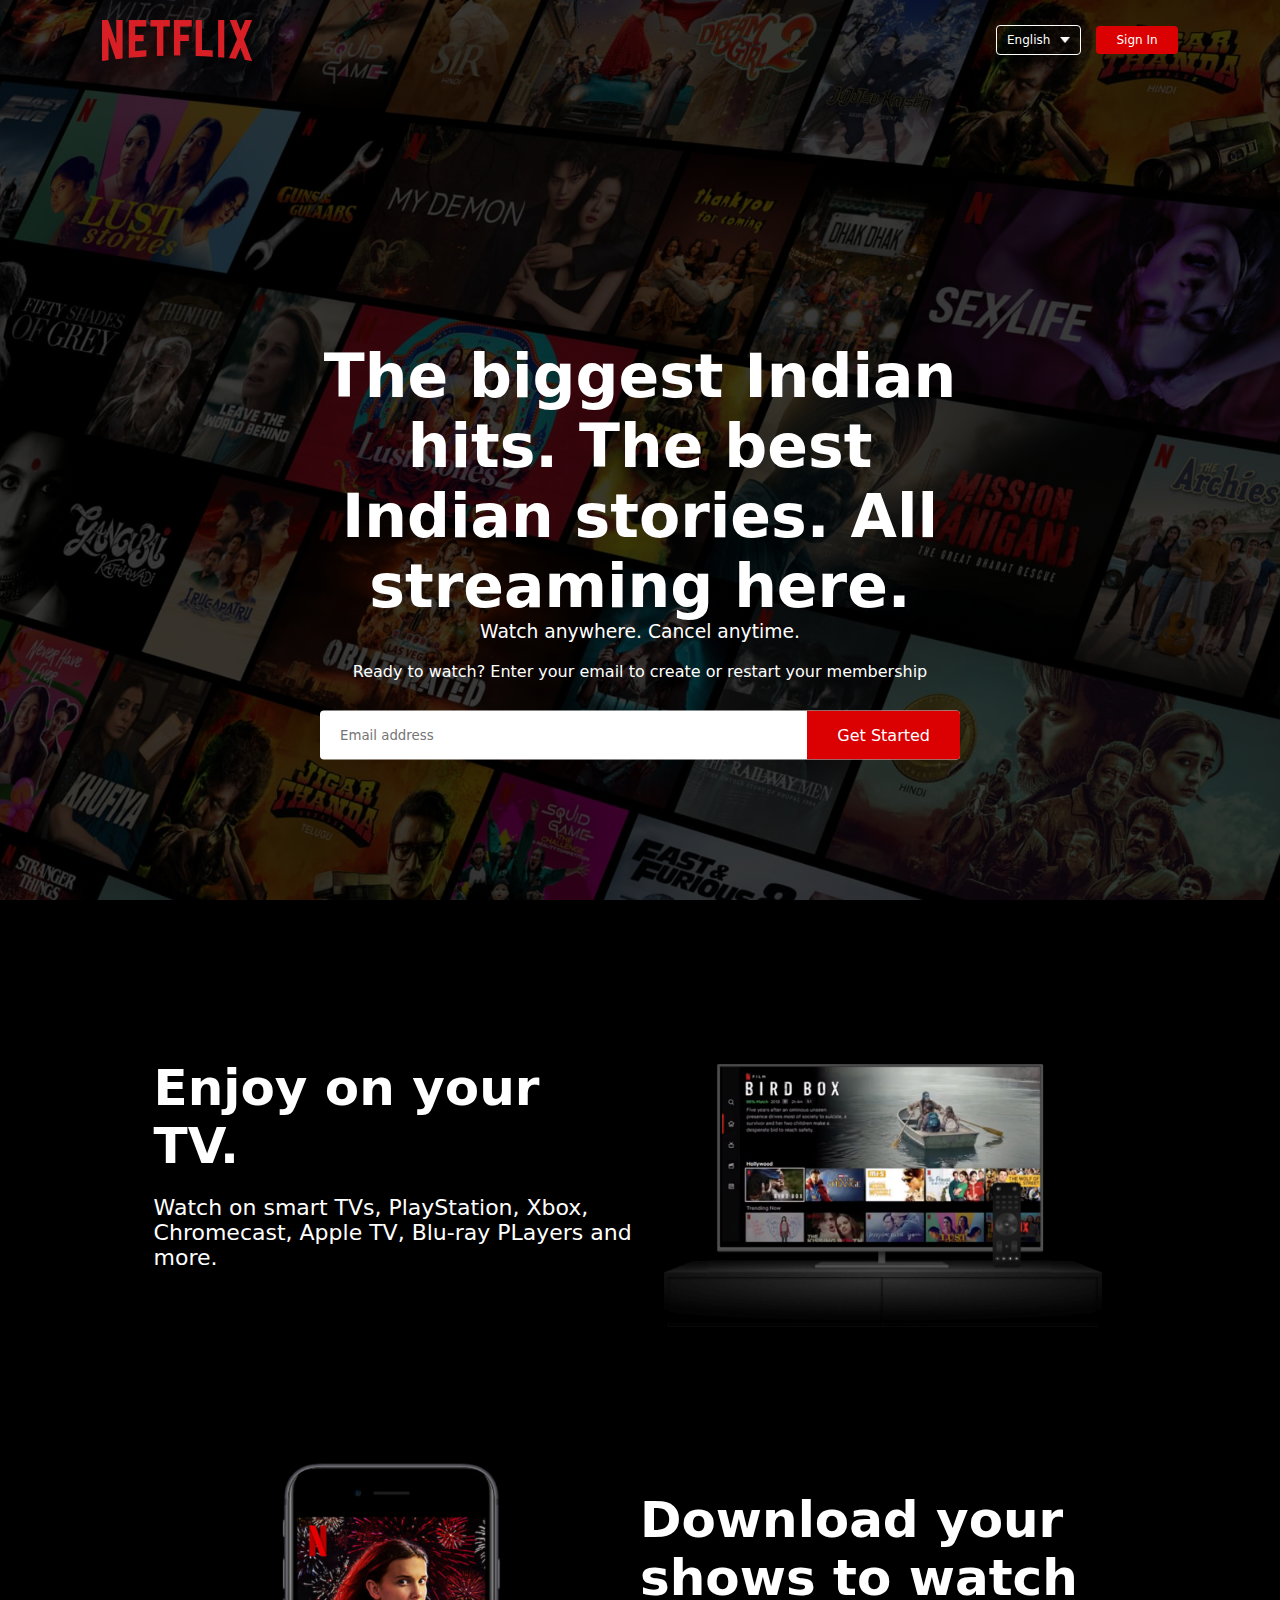
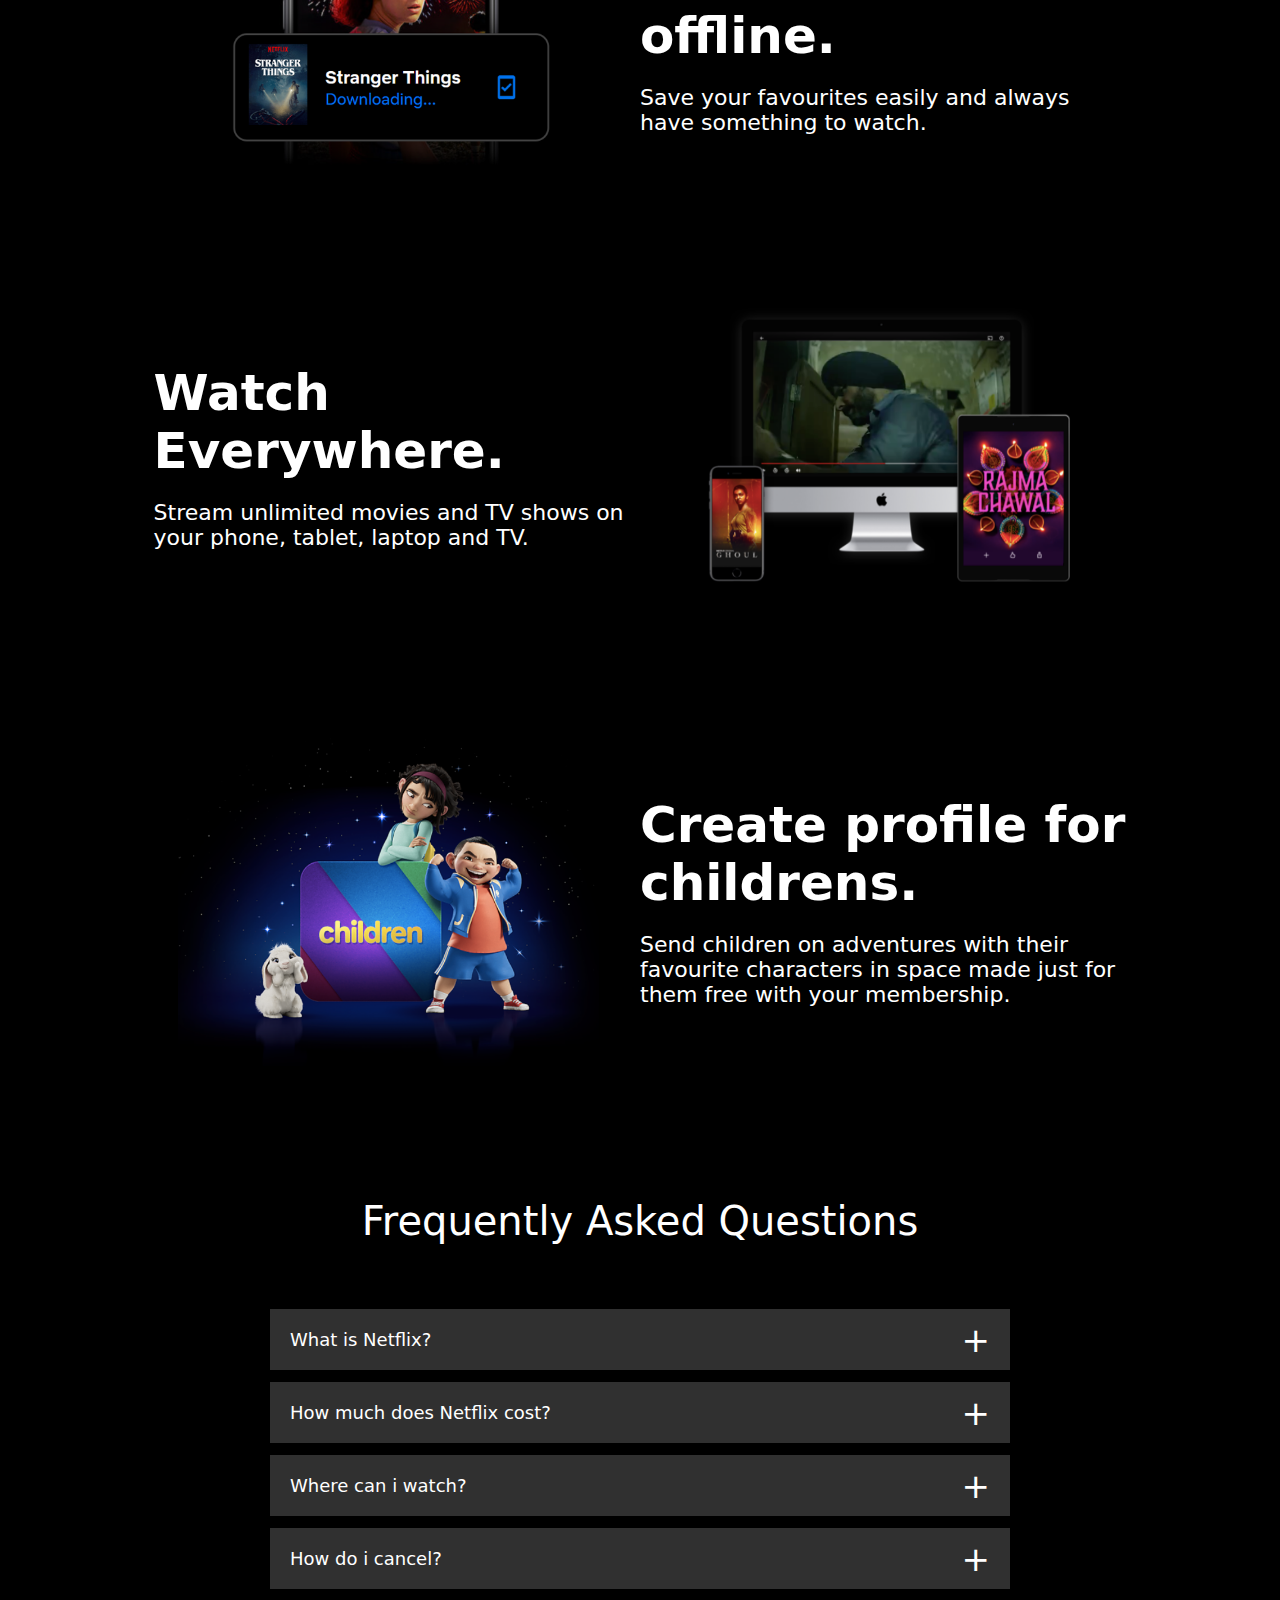
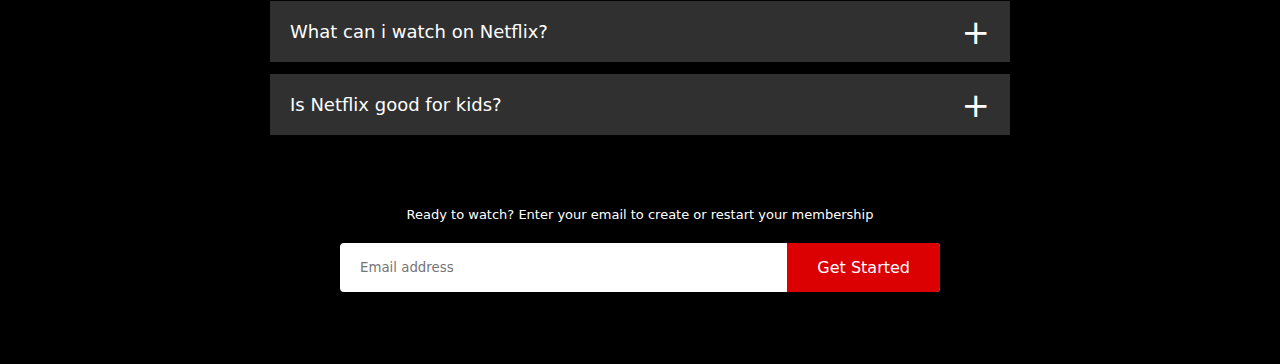
<file: netflix/index.html>
<!DOCTYPE html>
<html lang="en">
<head>
    <meta charset="UTF-8">
    <meta name="viewport" content="width=device-width, initial-scale=1.0">
    <title>Netflix Clone</title>
    <link rel="stylesheet" href="style.css">
</head>
<body>
    <div class="header">
        <nav>
            <img src="images/logo.png" class="logo">
            <div>
                <button class="language-btn">English<img src="images/down-icon.png"></button>
                <button>Sign In</button>
            </div>
        </nav>
        <div class="header-content">
            <h1>The biggest Indian hits. The best Indian stories. All streaming here.</h1>
            <h3>Watch anywhere. Cancel anytime.</h3>
            <p>Ready to watch? Enter your email to create or restart your membership</p>
            <form class="email-signup">
                <input type="email" placeholder="Email address" required>
                <button type="submit">Get Started</button>
            </form>
        </div>
    </div>
    <div class="features">
        <div class="row">
            <div class="text-col">
                <h2>Enjoy on your TV.</h2>
                <p>Watch on smart TVs, PlayStation, Xbox, Chromecast, Apple TV, Blu-ray PLayers and more.</p>
            </div>
            <div class="img-col">
                <img src="images/feature-1.png">
            </div>
        </div>
        <div class="row">
            <div class="img-col">
                <img src="images/feature-2.png">
            </div>
            <div class="text-col">
                <h2>Download your shows to watch offline.</h2>
                <p>Save your favourites easily and always have something to watch.</p>
            </div>
            
        </div>
        <div class="row">
            <div class="text-col">
                <h2>Watch Everywhere.</h2>
                <p>Stream unlimited movies and TV shows on your phone, tablet, laptop and TV.</p>
            </div>
            <div class="img-col">
                <img src="images/feature-3.png">
            </div>
        </div>
        <div class="row">
            <div class="img-col">
                <img src="images/feature-4.png">
            </div>
            <div class="text-col">
                <h2>Create profile for childrens.</h2>
                <p>Send children on adventures with their favourite characters in space made just for them free with your membership.</p>
            </div>
            
        </div>
    </div>

    <div class="faq">
        <h2>Frequently Asked Questions</h2>
        <ul class="accordion">
            <li>
                <input type="radio" name="accordian" id="first">
                <label for="first">What is Netflix?</label>
                <div class="content">
                    <p>Lorem, ipsum dolor sit amet consectetur adipisicing elit. Suscipit obcaecati saepe quisquam doloremque quidem assumenda esse sit repellat mollitia unde! Sint excepturi cupiditate asperiores nulla tempora maxime sit, placeat ut.</p>
                </div>
            </li>
            <li>
                <input type="radio" name="accordian" id="second">
                <label for="second">How much does Netflix cost?</label>
                <div class="content">
                    <p>Lorem, ipsum dolor sit amet consectetur adipisicing elit. Suscipit obcaecati saepe quisquam doloremque quidem assumenda esse sit repellat mollitia unde! Sint excepturi cupiditate asperiores nulla tempora maxime sit, placeat ut.</p>
                </div>
            </li>
            <li>
                <input type="radio" name="accordian" id="third">
                <label for="third">Where can i watch?</label>
                <div class="content">
                    <p>Lorem, ipsum dolor sit amet consectetur adipisicing elit. Suscipit obcaecati saepe quisquam doloremque quidem assumenda esse sit repellat mollitia unde! Sint excepturi cupiditate asperiores nulla tempora maxime sit, placeat ut.</p>
                </div>
            </li>
            <li>
                <input type="radio" name="accordian" id="fourth">
                <label for="fourth">How do i cancel?</label>
                <div class="content">
                    <p>Lorem, ipsum dolor sit amet consectetur adipisicing elit. Suscipit obcaecati saepe quisquam doloremque quidem assumenda esse sit repellat mollitia unde! Sint excepturi cupiditate asperiores nulla tempora maxime sit, placeat ut.</p>
                </div>
            </li>
            <li>
                <input type="radio" name="accordian" id="fifth">
                <label for="fifth">What can i watch on Netflix?</label>
                <div class="content">
                    <p>Lorem, ipsum dolor sit amet consectetur adipisicing elit. Suscipit obcaecati saepe quisquam doloremque quidem assumenda esse sit repellat mollitia unde! Sint excepturi cupiditate asperiores nulla tempora maxime sit, placeat ut.</p>
                </div>
            </li>
            <li>
                <input type="radio" name="accordian" id="sixth">
                <label for="sixth">Is Netflix good for kids?</label>
                <div class="content">
                    <p>Lorem, ipsum dolor sit amet consectetur adipisicing elit. Suscipit obcaecati saepe quisquam doloremque quidem assumenda esse sit repellat mollitia unde! Sint excepturi cupiditate asperiores nulla tempora maxime sit, placeat ut.</p>
                </div>
            </li>
        </ul>
        <small>Ready to watch? Enter your email to create or restart your membership</small>
        <form class="email-signup">
            <input type="email" placeholder="Email address" required>
            <button type="submit">Get Started</button>
        </form>
    </div>
</body>
</html>
</file>
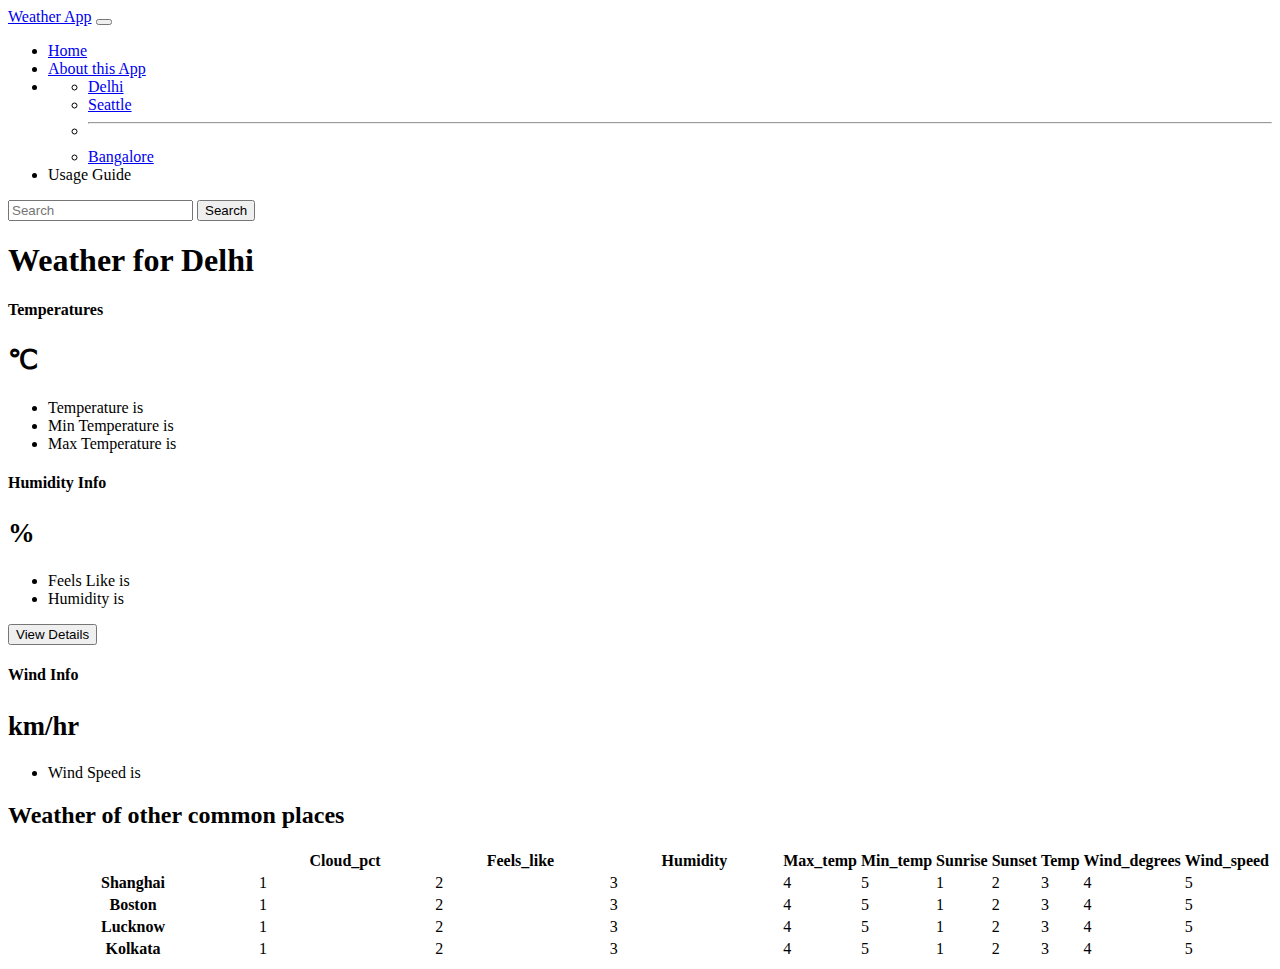
<file: weather app/index.html>
<!DOCTYPE html>
<html lang="en">
  <head>
    <meta charset="utf-8" />
    <meta name="viewport" content="width=device-width, initial-scale=1" />
    <title>Bootstrap demo</title>
    <link
      href="https://cdn.jsdelivr.net/npm/bootstrap@5.3.2/dist/css/bootstrap.min.css"
      rel="stylesheet"
      integrity="sha384-T3c6CoIi6uLrA9TneNEoa7RxnatzjcDSCmG1MXxSR1GAsXEV/Dwwykc2MPK8M2HN"
      crossorigin="anonymous"
    />
  </head>
  <body>
    <nav class="navbar navbar-expand-lg bg-body-tertiary">
      <div class="container-fluid">
        <a class="navbar-brand" href="#">Weather App</a>
        <button
          class="navbar-toggler"
          type="button"
          data-bs-toggle="collapse"
          data-bs-target="#navbarSupportedContent"
          aria-controls="navbarSupportedContent"
          aria-expanded="false"
          aria-label="Toggle navigation"
        >
          <span class="navbar-toggler-icon"></span>
        </button>
        <div class="collapse navbar-collapse" id="navbarSupportedContent">
          <ul class="navbar-nav me-auto mb-2 mb-lg-0">
            <li class="nav-item">
              <a class="nav-link active" aria-current="page" href="#">Home</a>
            </li>
            <li class="nav-item">
              <a class="nav-link" href="#">About this App</a>
            </li>
            <li class="nav-item dropdown">
              <a
                class="nav-link dropdown-toggle"
                href="#"
                role="button"
                data-bs-toggle="dropdown"
                aria-expanded="false"
              >
              </a>
              <ul class="dropdown-menu">
                <li><a class="dropdown-item" href="#">Delhi</a></li>
                <li><a class="dropdown-item" href="#">Seattle</a></li>
                <li><hr class="dropdown-divider" /></li>
                <li><a class="dropdown-item" href="#">Bangalore</a></li>
              </ul>
            </li>
            <li class="nav-item">
              <a class="nav-link" aria-disabled="true">Usage Guide</a>
            </li>
          </ul>
          <form class="d-flex" role="search">
            <input id="city"
              class="form-control me-2"
              type="search"
              placeholder="Search"
              aria-label="Search"
            />
            <button class="btn btn-outline-success" type="submit" id="submit">
              Search
            </button>
          </form>
        </div>
      </div>
    </nav>

    <div class="container">
        <h1 class="my-4 text-center">Weather for <span id="cityName"></span></h1>
      <main>
        <div class="row row-cols-1 row-cols-md-3 mb-3 text-center">
          <div class="col">
            <div class="card mb-4 rounded-3 shadow-sm">
              <div class="card-header py-3">
                <h4 class="my-0 fw-normal">Temperatures</h4>
              </div>
              <div class="card-body">
                <h1 class="card-title pricing-card-title">
                  <span id="temp2"></span><small class="text-body-secondary fw-light"><span>&#8451;</span></small>
                </h1>
                <ul class="list-unstyled mt-3 mb-4">
                  <li>Temperature is <span id="temp"></span></li>
                  <li>Min Temperature is <span id="min_temp"></span></li>
                  <li>Max Temperature is <span id="max_temp"></span></li>
                  
                </ul>
                
              </div>
            </div>
          </div>
          <div class="col">
            <div class="card mb-4 rounded-3 shadow-sm">
              <div class="card-header py-3">
                <h4 class="my-0 fw-normal">Humidity Info</h4>
              </div>
              <div class="card-body">
                <h1 class="card-title pricing-card-title">
                  <span id="humidity2"></span><small class="text-body-secondary fw-light"> %</small>
                </h1>
                <ul class="list-unstyled mt-3 mb-4">
                    
                    <li>Feels Like is <span id="feels_like"></span></li>
                    <li>Humidity is <span id="humidity"></span></li>
                </ul>
                <button type="button" class="w-100 btn btn-lg btn-primary">
                  View Details
                </button>
              </div>
            </div>
          </div>
          <div class="col">
            <div class="card mb-4 rounded-3 shadow-sm ">
              <div class="card-header py-3">
                <h4 class="my-0 fw-normal">Wind Info</h4>
              </div>
              <div class="card-body">
                <h1 class="card-title pricing-card-title">
                  <span id="wind_speed2"></span><small class="text-body-secondary fw-light"> km/hr</small>
                </h1>
                <ul class="list-unstyled mt-3 mb-4">
                    
                    <li>Wind Speed is <span id="wind_speed"></span></li>
                    
                    
                </ul>
                
              </div>
            </div>
          </div>
        </div>

        <h2 class="display-6 text-center mb-4">
          Weather of other common places
        </h2>

        <div class="table-responsive">
          <table class="table text-center">
            <thead>
              <tr>
                <th style="width: 34%"></th>
                <th style="width: 22%">Cloud_pct</th>
                <th style="width: 22%">Feels_like</th>
                <th style="width: 22%">Humidity</th>
                <th style="width: 22%">Max_temp</th>
                <th style="width: 22%">Min_temp</th>
                <th style="width: 22%">Sunrise</th>
                <th style="width: 22%">Sunset</th>
                <th style="width: 22%">Temp</th>
                <th style="width: 22%">Wind_degrees</th>
                <th style="width: 22%">Wind_speed</th>
              </tr>
            </thead>
            <tbody>
              <tr>
                <th scope="row" class="text-start">Shanghai</th>
                
                <td>1</td>
                <td>2</td>
                <td>3</td>
                <td>4</td>
                <td>5</td>
                <td>1</td>
                <td>2</td>
                <td>3</td>
                <td>4</td>
                <td>5</td>
                
              </tr>
              <tr>
                <th scope="row" class="text-start">Boston</th>
                <td>1</td>
                <td>2</td>
                <td>3</td>
                <td>4</td>
                <td>5</td>
                <td>1</td>
                <td>2</td>
                <td>3</td>
                <td>4</td>
                <td>5</td>
              </tr>
            </tbody>

            <tbody>
              <tr>
                <th scope="row" class="text-start">Lucknow</th>
                <td>1</td>
                <td>2</td>
                <td>3</td>
                <td>4</td>
                <td>5</td>
                <td>1</td>
                <td>2</td>
                <td>3</td>
                <td>4</td>
                <td>5</td>
              </tr>
              <tr>
                <th scope="row" class="text-start">Kolkata</th>
                <td>1</td>
                <td>2</td>
                <td>3</td>
                <td>4</td>
                <td>5</td>
                <td>1</td>
                <td>2</td>
                <td>3</td>
                <td>4</td>
                <td>5</td>
              </tr>
              
            </tbody>
          </table>
        </div>
      </main>
    </div>
    <script
      src="https://cdn.jsdelivr.net/npm/bootstrap@5.3.2/dist/js/bootstrap.bundle.min.js"
      integrity="sha384-C6RzsynM9kWDrMNeT87bh95OGNyZPhcTNXj1NW7RuBCsyN/o0jlpcV8Qyq46cDfL"
      crossorigin="anonymous"
    ></script>
    <script src="script.js"></script>
  </body>
</html>
</file>
<file: netflix/style.css>
*{
    margin: 0;
    padding: 0;
    font-family: 'poppins', 'sans';
    box-sizing: border-box;
}

body{
    background: #000;
    color: #fff;
}
.header{
    width: 100%;
    height: 100vh;
    background-image: linear-gradient(rgba(0,0,0,0.7),rgba(0,0,0,0.7)), url(images/header.jpg);
    background-size: cover;
    background-position: center;
    padding: 10px 8%;
    position: relative;
}
nav{
    display: flex;
    align-items: center;
    justify-content: space-between;
    padding: 10px 0;
}
.logo{
    width: 150px;
    cursor: pointer;
}
nav button{
    border: 0;
    outline: 0;
    background: #db0001;
    color: #fff;
    padding: 7px 20px;
    font-size: 12px;
    border-radius: 4px;
    margin-left: 10px;
    cursor: pointer;
}
.language-btn{
    display: inline-flex;
    align-items: center;
    background: transparent;
    border: 1px solid #fff;
    padding: 7px 10px;

}
.language-btn img{
    width: 10px;
    margin-left: 10px;
}

.header-content{
    position: absolute;
    top: 50%;
    left: 50%;
    transform: translate(-50%,-50%);
    text-align: center;
    margin-top: 100px;
}
.header-content h1{
    font-size: 60px;
    line-height: 70px;
    font-weight: 600;
    max-width: 650px;

}
.header-content h3{
    font-weight: 400;
    margin-bottom: 20px;

}
.email-signup{
    background: #fff;
    border-radius: 4px;
    display: flex;
    align-items: center;
    margin-top: 30px;
    overflow: hidden;

}
.email-signup input{
    flex: 1;
    border: 0;
    outline: 0;
    margin-left: 20px;

}
.email-signup button{
    background: #db0001;
    border: 0;
    outline: 0;
    color: #fff;
    font-size: 16px;
    cursor: pointer;
    padding: 15px 30px;
}
.features{
    padding: 50px 12%;
    font-size: 22px;

}
.row{
    display: flex;
    width: 100%;
    align-items: center;
    flex-wrap: wrap;
    padding: 50px 0;

}
.text-col{
    flex-basis: 50%;
    margin-bottom: 20px;

}
.img-col{
    flex-basis: 50%;
    margin-bottom: 20px;
}
.img-col img{
    display: block;
    width: 90%;
    margin: auto;

}
.features h2{
    font-size: 50px;
    font-weight: 600;
    margin-bottom: 20px;
    
}

.faq{
    padding: 12px 12%;
    text-align: center;
    font-size: 18px;
}
.faq h2{
    font-weight: 500;
    font-size: 40px;
}

.accordion{
    margin: 60px auto;
    width: 100%;
    max-width: 750px;
}
.accordion li{
    list-style: none;
    width: 100%;
    padding: 5px;
}
.accordion li label{
    display: flex;
    align-items: center;
    padding: 20px;
    font-size: 18px;
    font-weight: 500;
    background: #303030;
    margin-bottom: 2px;
    cursor: pointer;
    position: relative;
}
label::after{
    content:'+';
    font-size: 34px;
    position: absolute;
    right: 20px;
    transition: transform 0.5s;
}
input[type="radio"]{
    display: none;
}
.accordion .content{
    background: #303030;
    text-align: left;
    padding: 0 20px;
    max-height: 0;
    overflow: hidden;
    transition: max-height 0.5s, padding 0.5s;
}
.accordion input[type="radio"]:checked + label + .content{
    max-height: 600px;
    padding: 30px 20px; 
}
.accordion input[type="radio"]:checked + label::after{
    transform: rotate(135deg);
}
.faq .email-signup{
    max-width: 600px;
    margin: 20px auto 60px;
}
.faq small{
    font-size: 13px;
}
</file>
